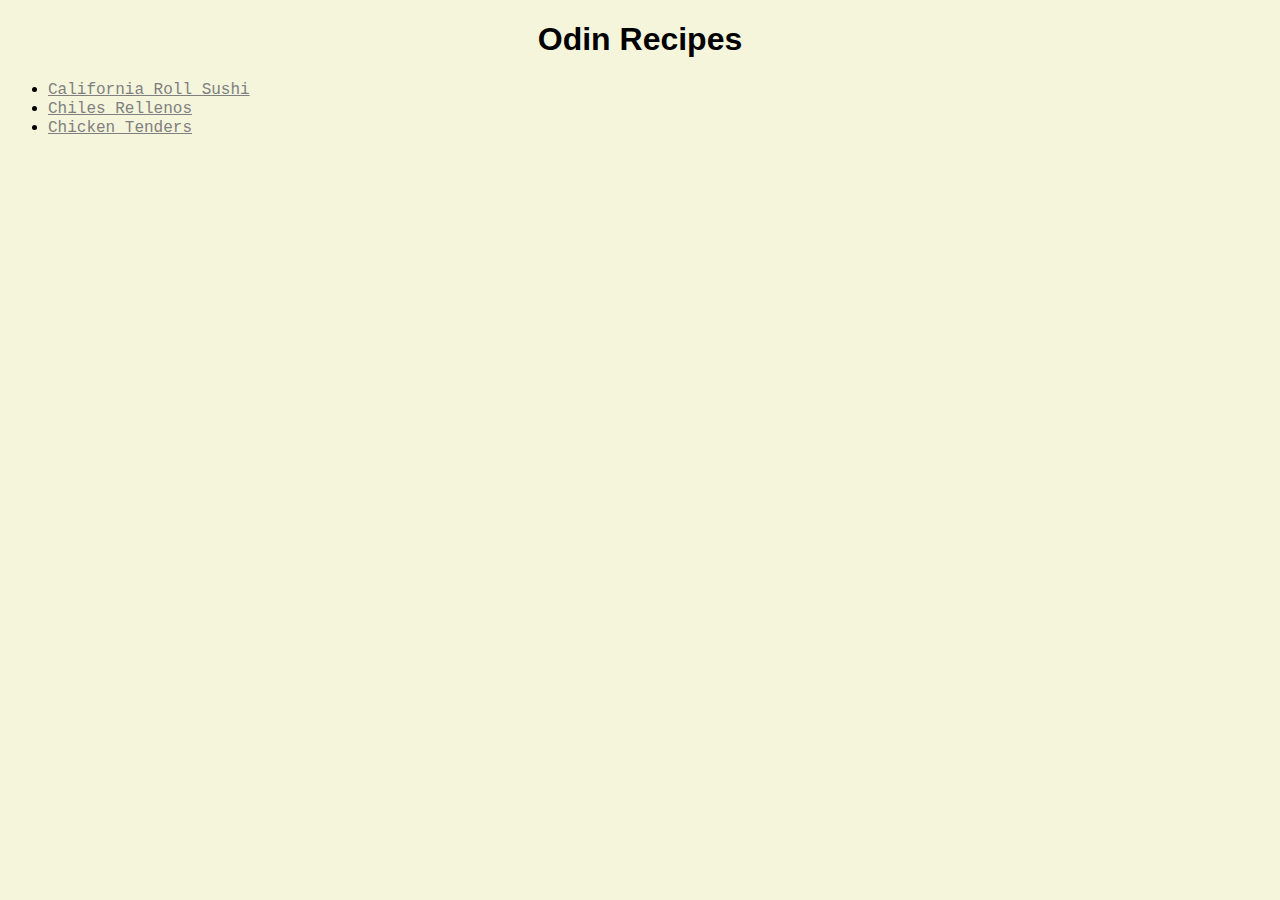
<file: index.html>
<!DOCTYPE html>
<html lang="en">
<head>
    <meta charset="UTF-8">
    <meta name="viewport" content="width=device-width, initial-scale=1.0">
    <title>Odin recipes</title>
    <link rel="stylesheet" href="styles.css">
</head>
<body>
    <h1>Odin Recipes</h1>
    <ul>
        <li><a href="./recipes/sushi.html">California Roll Sushi</a></li>
        <li><a href="./recipes/chiles-rellenos.html">Chiles Rellenos</a></li>
        <li><a href="./recipes/chicken-tenders.html">Chicken Tenders</a></li>
    </ul>
</body>
</html>
</file>
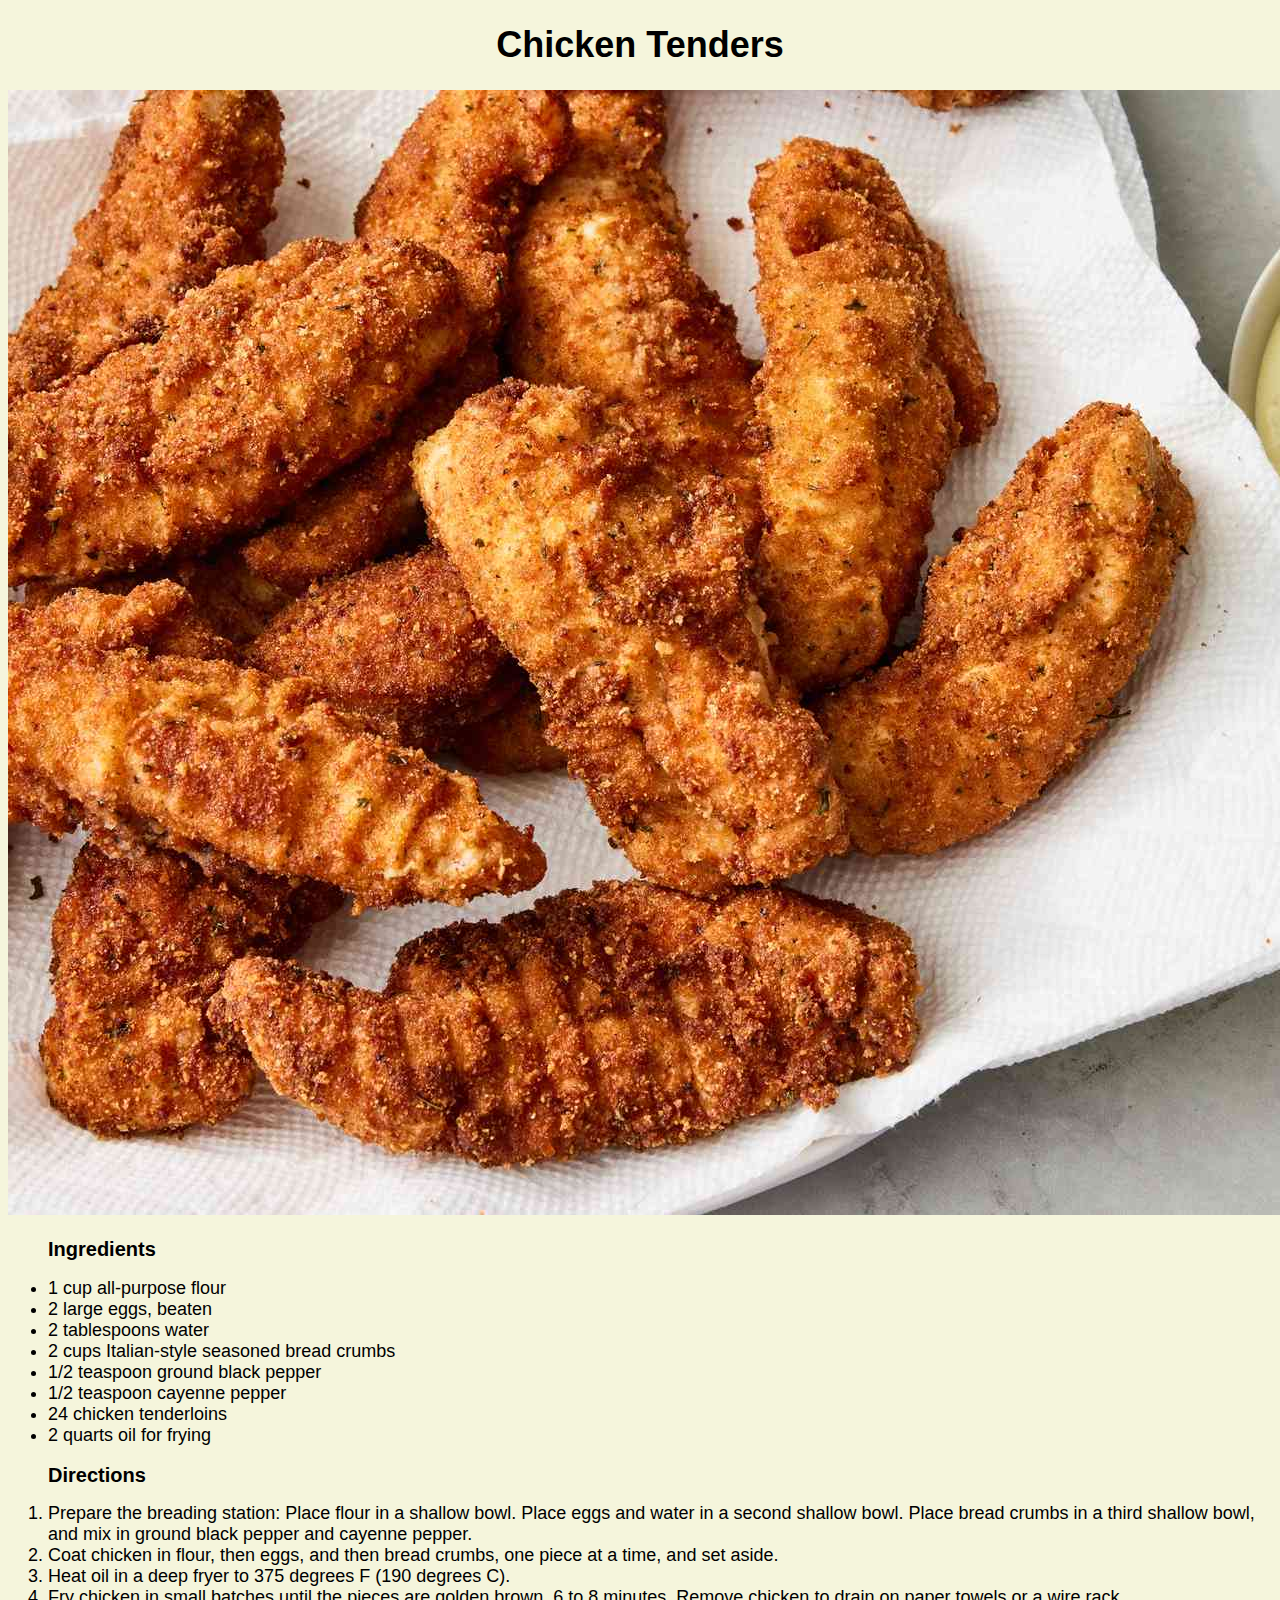
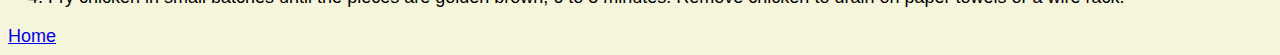
<file: recipes/chicken-tenders.html>
<!DOCTYPE html>
<html lang="en">
<head>
    <meta charset="UTF-8">
    <meta name="viewport" content="width=device-width, initial-scale=1.0">
    <title>Chicken Tenders</title>
    <link rel="stylesheet" href="styles.css">
</head>
<body>
    <h1>Chicken Tenders</h1>
    <img src="../images/chicken-tenders.jpg" alt="chicken-tenders">
    
    <ul>
        <h2>Ingredients</h2>
        <li>1 cup all-purpose flour</li>
        <li>2 large eggs, beaten</li>
        <li>2 tablespoons water</li>
        <li>2 cups Italian-style seasoned bread crumbs</li>
        <li>1/2 teaspoon ground black pepper</li>
        <li>1/2 teaspoon cayenne pepper</li>
        <li>24 chicken tenderloins</li>
        <li>2 quarts oil for frying</li>
    </ul>

    <ol>
        <h2>Directions</h2>
        <li>Prepare the breading station: Place flour in a shallow bowl. Place eggs and water in a second shallow bowl. Place bread crumbs in a third shallow bowl, and mix in ground black pepper and cayenne pepper.</li>
        <li>Coat chicken in flour, then eggs, and then bread crumbs, one piece at a time, and set aside.</li>
        <li>Heat oil in a deep fryer to 375 degrees F (190 degrees C).</li>
        <li>Fry chicken in small batches until the pieces are golden brown, 6 to 8 minutes. Remove chicken to drain on paper towels or a wire rack.</li>
    </ol>
    <a href="../index.html">Home</a>
</body>
</html>
</file>
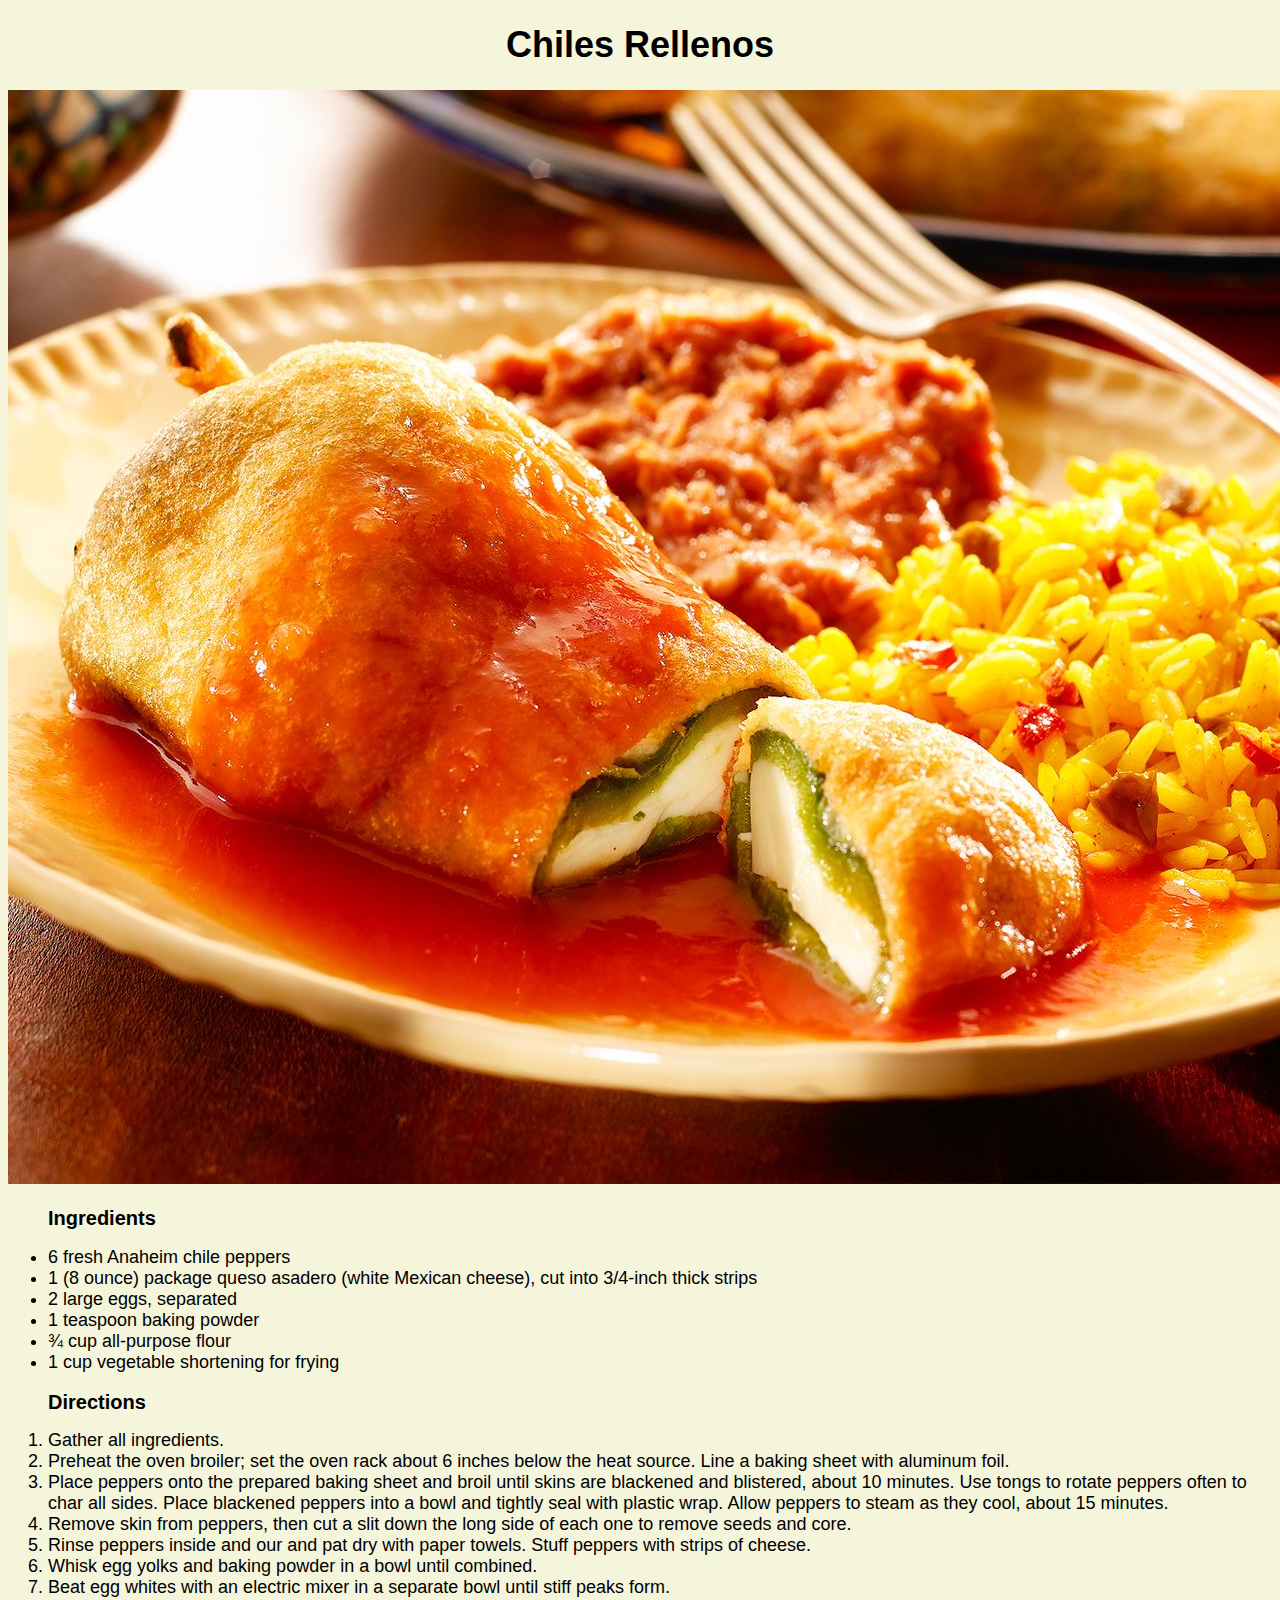
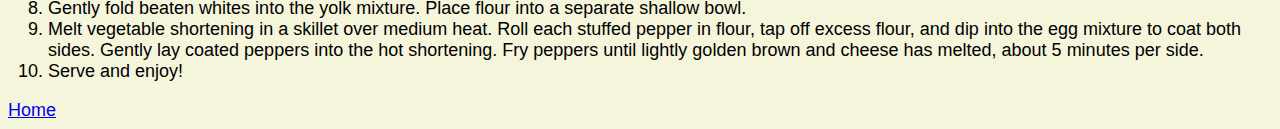
<file: recipes/chiles-rellenos.html>
<!DOCTYPE html>
<html lang="en">
<head>
    <meta charset="UTF-8">
    <meta name="viewport" content="width=device-width, initial-scale=1.0">
    <title>Chiles Rellenos</title>
    <link rel="stylesheet" href="styles.css">
</head>
<body>
    <h1>Chiles Rellenos</h1>
    <img src="../images/chiles-rellenos.jpg" alt="California Roll Sushi">
    <ul>
        <h2>Ingredients</h2>
        <li>6 fresh Anaheim chile peppers</li>
        <li>1 (8 ounce) package queso asadero (white Mexican cheese), cut into 3/4-inch thick strips</li>
        <li>2 large eggs, separated</li>
        <li>1 teaspoon baking powder</li>
        <li>¾ cup all-purpose flour</li>
        <li>1 cup vegetable shortening for frying</li>
    </ul>

    <ol>
        <h2>Directions</h2>
        <li>Gather all ingredients.</li>
        <li>Preheat the oven broiler; set the oven rack about 6 inches below the heat source. Line a baking sheet with aluminum foil.</li>
        <li>Place peppers onto the prepared baking sheet and broil until skins are blackened and blistered, about 10 minutes. Use tongs to rotate peppers often to char all sides. Place blackened peppers into a bowl and tightly seal with plastic wrap. Allow peppers to steam as they cool, about 15 minutes.</li>
        <li>Remove skin from peppers, then cut a slit down the long side of each one to remove seeds and core.</li>
        <li>Rinse peppers inside and our and pat dry with paper towels. Stuff peppers with strips of cheese.</li>
        <li>Whisk egg yolks and baking powder in a bowl until combined.</li>
        <li>Beat egg whites with an electric mixer in a separate bowl until stiff peaks form.</li>
        <li>Gently fold beaten whites into the yolk mixture. Place flour into a separate shallow bowl.</li>
        <li>Melt vegetable shortening in a skillet over medium heat. Roll each stuffed pepper in flour, tap off excess flour, and dip into the egg mixture to coat both sides. Gently lay coated peppers into the hot shortening. Fry peppers until lightly golden brown and cheese has melted, about 5 minutes per side.</li>
        <li>Serve and enjoy!</li>
    </ol>
    <a href="../index.html">Home</a>
</body>
</html>
</file>
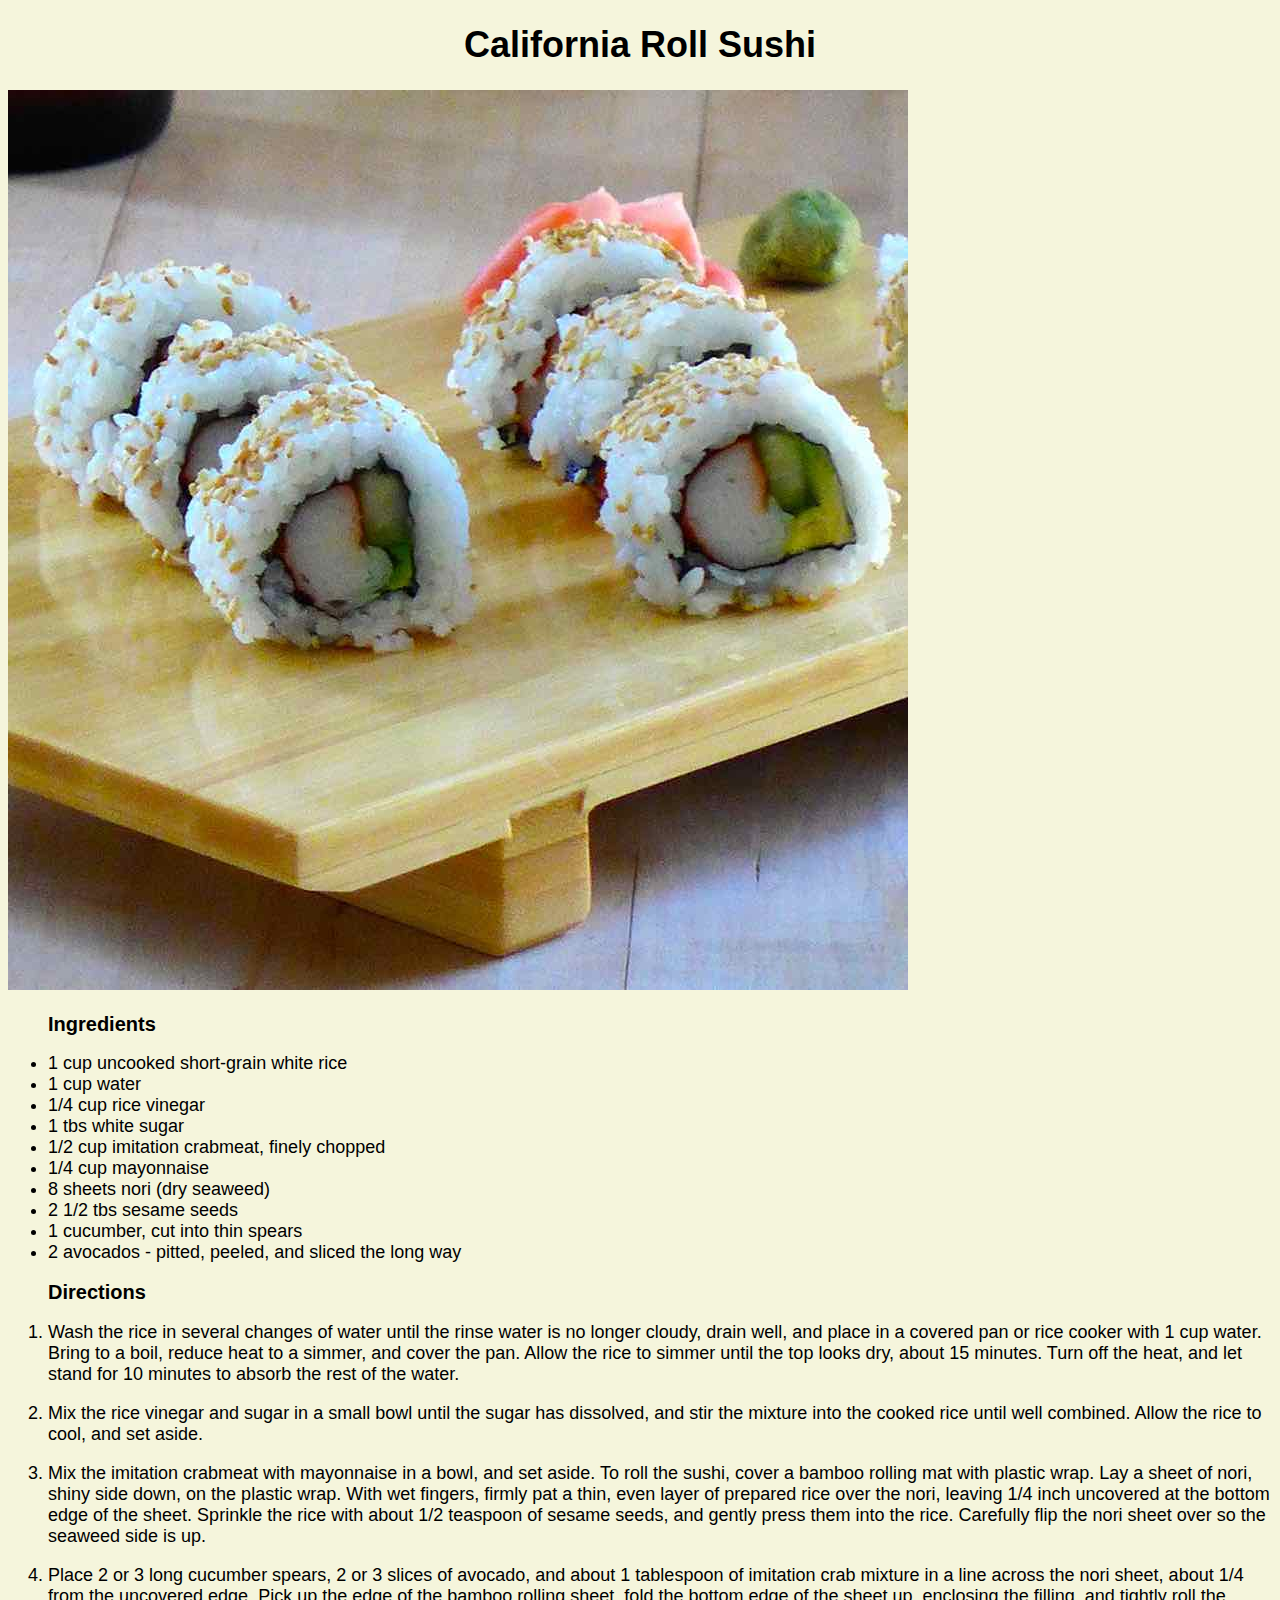
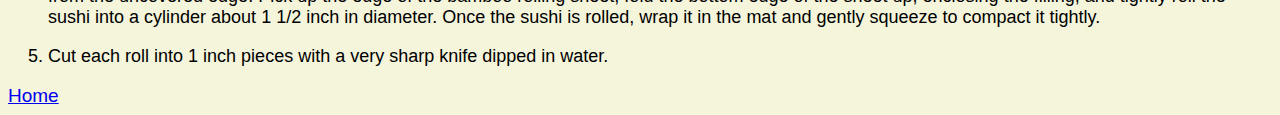
<file: recipes/sushi.html>
<!DOCTYPE html>
<html lang="en">
<head>
    <meta charset="UTF-8">
    <meta name="viewport" content="width=device-width, initial-scale=1.0">
    <title>California Roll</title>
    <link rel="stylesheet" href="styles.css">
</head>
<body>
    <h1>California Roll Sushi</h1>
    <img src="../images/california-roll-sushi.jpg" alt="California Roll Sushi">
    <ul>
        <h2>Ingredients</h2>
        <li>1 cup uncooked short-grain white rice</li>
        <li>1 cup water</li>
        <li>1/4 cup rice vinegar</li>
        <li>1 tbs white sugar</li>
        <li>1/2 cup imitation crabmeat, finely chopped</li>
        <li>1/4 cup mayonnaise</li>
        <li>8 sheets nori (dry seaweed)</li>
        <li>2 1/2 tbs sesame seeds</li>
        <li>1 cucumber, cut into thin spears</li>
        <li>2 avocados - pitted, peeled, and sliced the long way</li>
    </ul>

    <ol>
        <h2>Directions</h2>
        <li>
            <p>Wash the rice in several changes of water until the rinse 
               water is no longer cloudy, drain well, and place in a covered 
               pan or rice cooker with 1 cup water. Bring to a boil, reduce 
               heat to a simmer, and cover the pan. Allow the rice to simmer 
               until the top looks dry, about 15 minutes. Turn off the heat, 
               and let stand for 10 minutes to absorb the rest of the water.
            </p>
        </li>
        <li>
            <p>
                Mix the rice vinegar and sugar in a small bowl until the sugar 
                has dissolved, and stir the mixture into the cooked rice until 
                well combined. Allow the rice to cool, and set aside. 
            </p>
        </li>
        <li>
            <p>
                Mix the imitation crabmeat with mayonnaise in a bowl, and set aside. To roll the sushi, cover a bamboo rolling mat with plastic wrap. Lay a sheet of nori, shiny side down, on the plastic wrap. With wet fingers, firmly pat a thin, even layer of prepared rice over the nori, leaving 1/4 inch uncovered at the bottom edge of the sheet. Sprinkle the rice with about 1/2 teaspoon of sesame seeds, and gently press them into the rice. Carefully flip the nori sheet over so the seaweed side is up. 
            </p>
        </li>
        <li>
            <p>
                Place 2 or 3 long cucumber spears, 2 or 3 slices of avocado, and about 1 tablespoon of imitation crab mixture in a line across the nori sheet, about 1/4 from the uncovered edge. Pick up the edge of the bamboo rolling sheet, fold the bottom edge of the sheet up, enclosing the filling, and tightly roll the sushi into a cylinder about 1 1/2 inch in diameter. Once the sushi is rolled, wrap it in the mat and gently squeeze to compact it tightly.  
            </p>
        </li>
        <li>
            <p>
                Cut each roll into 1 inch pieces with a very sharp knife dipped in water.
            </p>
        </li>
    </ol>
    <a href="../index.html" id="home">Home</a>
</body>
</html>
</file>
<file: styles.css>
body{
    background-color: beige;
    
}

h1 {
    font-family: 'Franklin Gothic Medium', 'Arial Narrow', Arial, sans-serif;
    text-align: center;
}

a {
    font-family: 'Courier New', Courier, monospace;
    color: grey;
}
</file>
<file: recipes/styles.css>
h1, h2 {
    font-family: 'Gill Sans', 'Gill Sans MT', Calibri, 'Trebuchet MS', sans-serif;
}

h1 {
    text-align: center;
}

h2 {
    font-size: 20px;
}

body {
    background-color: beige;
    font-family: 'Gill Sans', 'Gill Sans MT', Calibri, 'Trebuchet MS', sans-serif;
    font-size: 18px;
}

a#home {
    border-color: black;
    font-size: 19px;
}
</file>
